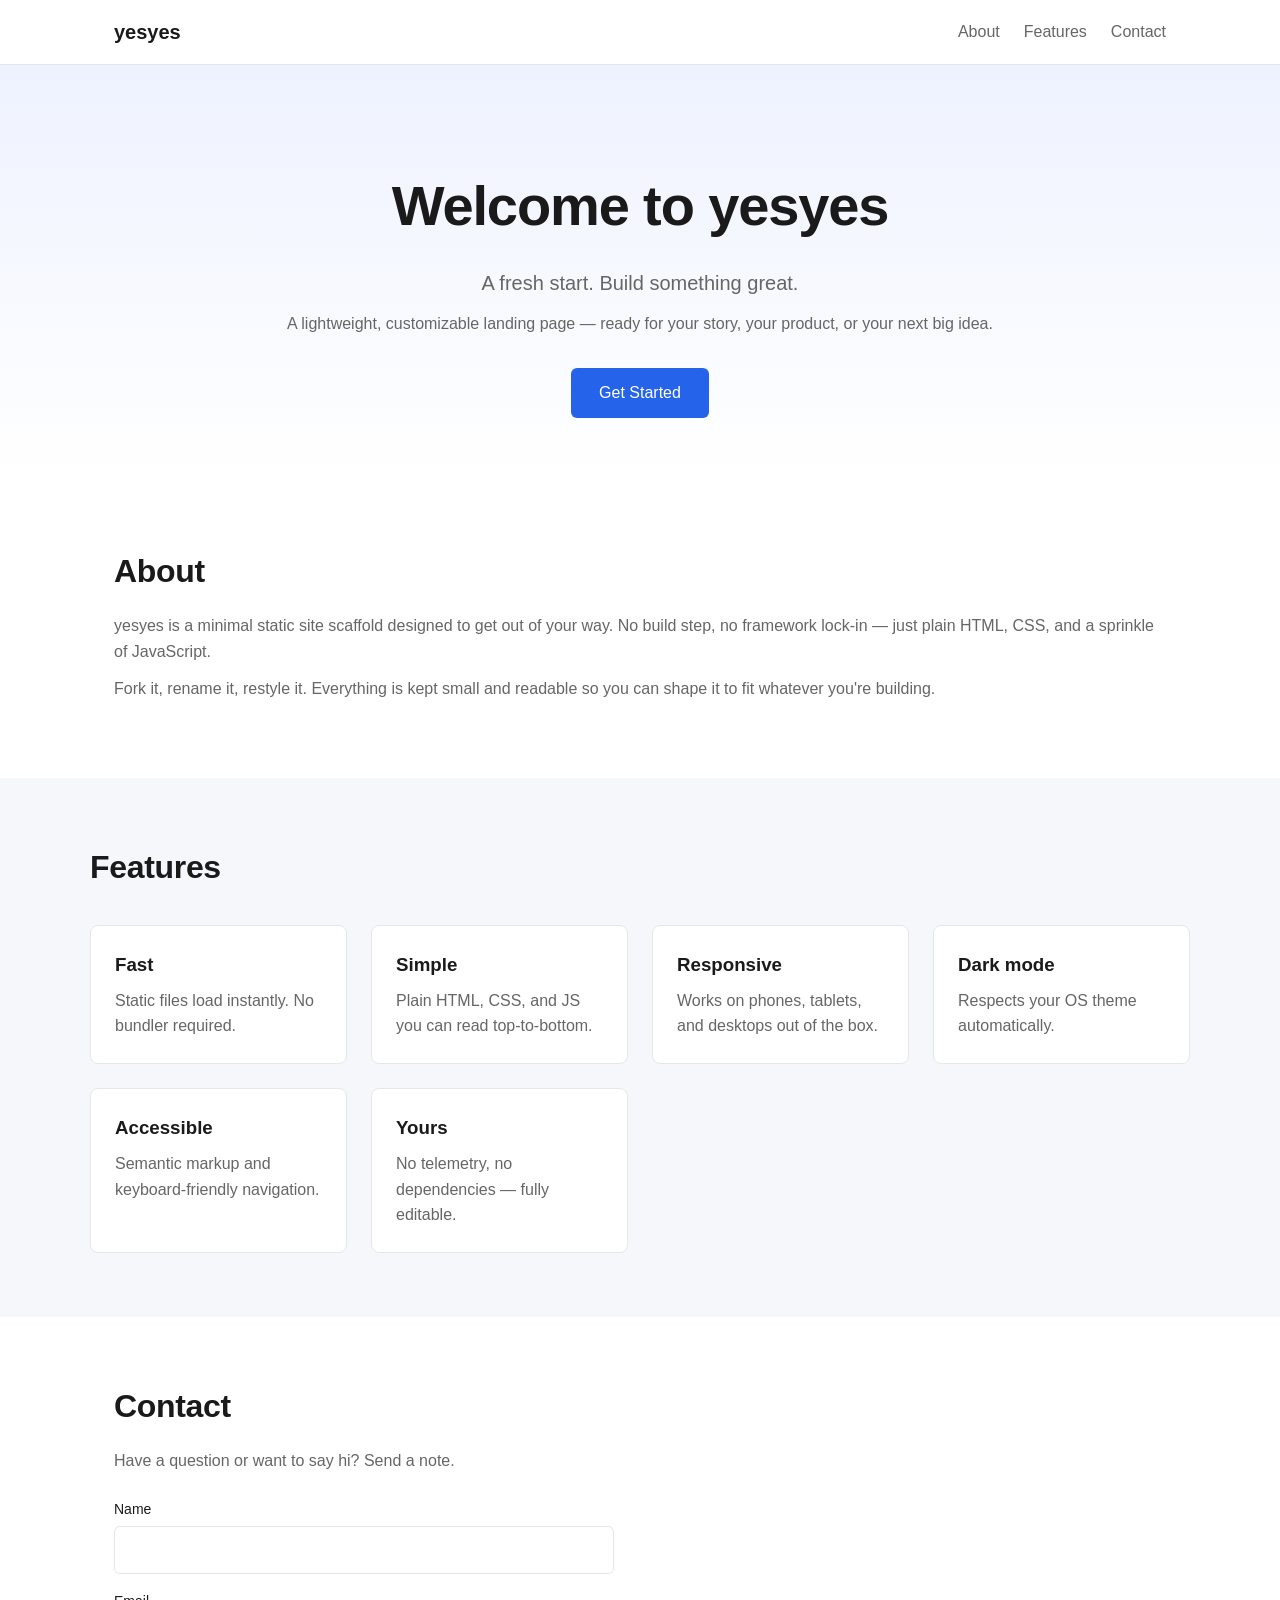
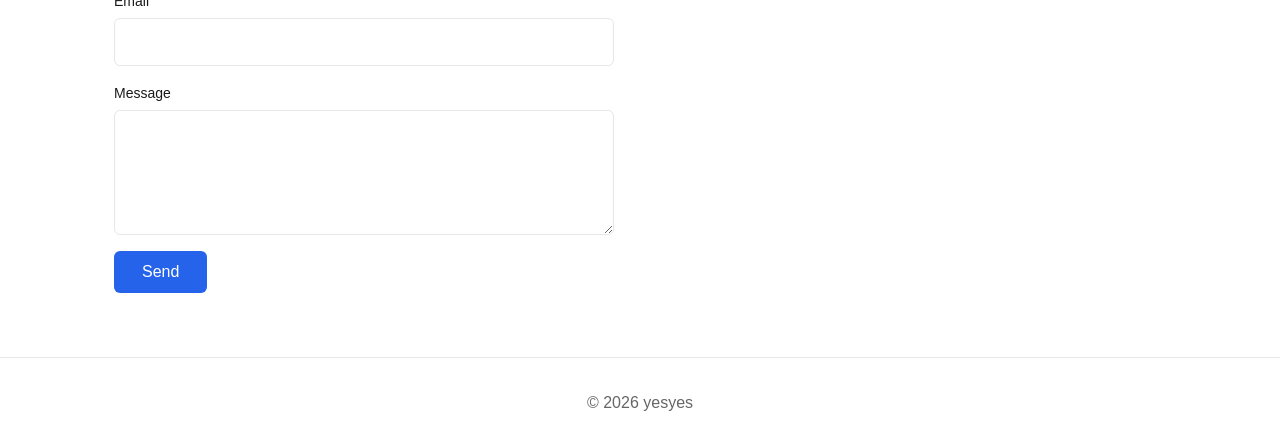
<file: index.html>
<!DOCTYPE html>
<html lang="en">
<head>
  <meta charset="UTF-8" />
  <meta name="viewport" content="width=device-width, initial-scale=1.0" />
  <title>yesyes — a fresh start</title>
  <meta name="description" content="yesyes is a lightweight, customizable starter site for anything you want to build." />
  <meta property="og:title" content="yesyes" />
  <meta property="og:description" content="A lightweight, customizable starter site." />
  <meta property="og:type" content="website" />
  <link rel="icon" href="data:image/svg+xml,%3Csvg xmlns='http://www.w3.org/2000/svg' viewBox='0 0 32 32'%3E%3Crect width='32' height='32' rx='6' fill='%232563eb'/%3E%3Ctext x='16' y='22' text-anchor='middle' font-family='system-ui' font-weight='700' font-size='18' fill='white'%3Ey%3C/text%3E%3C/svg%3E" />
  <link rel="stylesheet" href="styles.css" />
</head>
<body>
  <header class="site-header">
    <nav class="nav">
      <a href="#" class="logo">yesyes</a>
      <button class="nav-toggle" aria-label="Toggle menu" aria-expanded="false">
        <span></span><span></span><span></span>
      </button>
      <ul class="nav-links">
        <li><a href="#about">About</a></li>
        <li><a href="#features">Features</a></li>
        <li><a href="#contact">Contact</a></li>
      </ul>
    </nav>
  </header>

  <main>
    <section class="hero">
      <h1>Welcome to yesyes</h1>
      <p class="tagline">A fresh start. Build something great.</p>
      <p class="hero-sub">A lightweight, customizable landing page — ready for your story, your product, or your next big idea.</p>
      <a href="#features" class="btn">Get Started</a>
    </section>

    <section id="about" class="section reveal">
      <h2>About</h2>
      <p>yesyes is a minimal static site scaffold designed to get out of your way. No build step, no framework lock-in — just plain HTML, CSS, and a sprinkle of JavaScript.</p>
      <p>Fork it, rename it, restyle it. Everything is kept small and readable so you can shape it to fit whatever you're building.</p>
    </section>

    <section id="features" class="section alt reveal">
      <h2>Features</h2>
      <div class="grid">
        <div class="card"><h3>Fast</h3><p>Static files load instantly. No bundler required.</p></div>
        <div class="card"><h3>Simple</h3><p>Plain HTML, CSS, and JS you can read top-to-bottom.</p></div>
        <div class="card"><h3>Responsive</h3><p>Works on phones, tablets, and desktops out of the box.</p></div>
        <div class="card"><h3>Dark mode</h3><p>Respects your OS theme automatically.</p></div>
        <div class="card"><h3>Accessible</h3><p>Semantic markup and keyboard-friendly navigation.</p></div>
        <div class="card"><h3>Yours</h3><p>No telemetry, no dependencies — fully editable.</p></div>
      </div>
    </section>

    <section id="contact" class="section reveal">
      <h2>Contact</h2>
      <p>Have a question or want to say hi? Send a note.</p>
      <form class="contact-form" action="mailto:hello@example.com" method="post" enctype="text/plain">
        <label>
          <span>Name</span>
          <input type="text" name="name" required />
        </label>
        <label>
          <span>Email</span>
          <input type="email" name="email" required />
        </label>
        <label>
          <span>Message</span>
          <textarea name="message" rows="4" required></textarea>
        </label>
        <button type="submit" class="btn">Send</button>
      </form>
    </section>
  </main>

  <footer class="site-footer">
    <p>&copy; 2026 yesyes</p>
  </footer>

  <script src="script.js"></script>
</body>
</html>
</file>
<file: styles.css>
* { box-sizing: border-box; margin: 0; padding: 0; }

:root {
  --bg: #ffffff;
  --fg: #1a1a1a;
  --muted: #666;
  --accent: #2563eb;
  --accent-hover: #1d4ed8;
  --alt-bg: #f5f7fb;
  --border: #e5e7eb;
  --card-bg: #ffffff;
  --hero-grad-a: #eef2ff;
  --hero-grad-b: #ffffff;
}

@media (prefers-color-scheme: dark) {
  :root {
    --bg: #0b1020;
    --fg: #e6e8ef;
    --muted: #9aa3b2;
    --accent: #60a5fa;
    --accent-hover: #93c5fd;
    --alt-bg: #111831;
    --border: #1f2947;
    --card-bg: #131a33;
    --hero-grad-a: #111831;
    --hero-grad-b: #0b1020;
  }
}

body {
  font-family: -apple-system, BlinkMacSystemFont, "Segoe UI", Roboto, sans-serif;
  color: var(--fg);
  background: var(--bg);
  line-height: 1.6;
}

.site-header {
  position: sticky;
  top: 0;
  background: color-mix(in srgb, var(--bg) 92%, transparent);
  backdrop-filter: blur(8px);
  border-bottom: 1px solid var(--border);
  z-index: 10;
}

.nav {
  max-width: 1100px;
  margin: 0 auto;
  padding: 1rem 1.5rem;
  display: flex;
  justify-content: space-between;
  align-items: center;
}

.logo {
  font-weight: 700;
  font-size: 1.25rem;
  color: var(--fg);
  text-decoration: none;
}

.nav-links {
  display: flex;
  gap: 1.5rem;
  list-style: none;
}

.nav-links a {
  color: var(--muted);
  text-decoration: none;
  transition: color 0.15s;
}

.nav-links a:hover { color: var(--accent); }

.nav-toggle {
  display: none;
  background: none;
  border: 0;
  cursor: pointer;
  padding: 0.5rem;
  flex-direction: column;
  gap: 4px;
}

.nav-toggle span {
  display: block;
  width: 22px;
  height: 2px;
  background: var(--fg);
  transition: transform 0.2s, opacity 0.2s;
}

.nav-toggle[aria-expanded="true"] span:nth-child(1) { transform: translateY(6px) rotate(45deg); }
.nav-toggle[aria-expanded="true"] span:nth-child(2) { opacity: 0; }
.nav-toggle[aria-expanded="true"] span:nth-child(3) { transform: translateY(-6px) rotate(-45deg); }

.hero {
  max-width: 800px;
  margin: 0 auto;
  padding: 6rem 1.5rem 4rem;
  text-align: center;
  background: linear-gradient(180deg, var(--hero-grad-a) 0%, var(--hero-grad-b) 100%);
}

.hero { max-width: none; }
.hero > * { max-width: 800px; margin-left: auto; margin-right: auto; }

.hero h1 {
  font-size: clamp(2rem, 5vw, 3.5rem);
  margin-bottom: 1rem;
  letter-spacing: -0.02em;
}

.hero .tagline {
  font-size: 1.25rem;
  color: var(--muted);
  margin-bottom: 0.75rem;
}

.hero .hero-sub {
  font-size: 1rem;
  color: var(--muted);
  margin-bottom: 2rem;
}

.btn {
  display: inline-block;
  padding: 0.75rem 1.75rem;
  background: var(--accent);
  color: white;
  text-decoration: none;
  border: 0;
  border-radius: 6px;
  font-weight: 500;
  font-size: 1rem;
  cursor: pointer;
  transition: transform 0.15s, background 0.15s;
}

.btn:hover { transform: translateY(-1px); background: var(--accent-hover); }

.section {
  max-width: 1100px;
  margin: 0 auto;
  padding: 4rem 1.5rem;
}

.section.alt {
  max-width: none;
  background: var(--alt-bg);
}

.section.alt > * {
  max-width: 1100px;
  margin-left: auto;
  margin-right: auto;
}

.section h2 {
  font-size: 2rem;
  margin-bottom: 1rem;
  letter-spacing: -0.01em;
}

.section p { color: var(--muted); margin-bottom: 0.75rem; }

.grid {
  display: grid;
  grid-template-columns: repeat(auto-fit, minmax(240px, 1fr));
  gap: 1.5rem;
  margin-top: 2rem;
}

.card {
  background: var(--card-bg);
  padding: 1.5rem;
  border-radius: 8px;
  border: 1px solid var(--border);
  transition: transform 0.2s, border-color 0.2s, box-shadow 0.2s;
}

.card:hover {
  transform: translateY(-3px);
  border-color: var(--accent);
  box-shadow: 0 8px 24px rgba(0,0,0,0.06);
}

.card h3 { margin-bottom: 0.5rem; color: var(--fg); }
.card p { color: var(--muted); margin: 0; }

.contact-form {
  display: grid;
  gap: 1rem;
  max-width: 500px;
  margin-top: 1.5rem;
}

.contact-form label {
  display: grid;
  gap: 0.35rem;
}

.contact-form span {
  font-size: 0.875rem;
  color: var(--fg);
  font-weight: 500;
}

.contact-form input,
.contact-form textarea {
  padding: 0.65rem 0.85rem;
  border: 1px solid var(--border);
  border-radius: 6px;
  background: var(--card-bg);
  color: var(--fg);
  font: inherit;
  transition: border-color 0.15s, box-shadow 0.15s;
}

.contact-form input:focus,
.contact-form textarea:focus {
  outline: 0;
  border-color: var(--accent);
  box-shadow: 0 0 0 3px color-mix(in srgb, var(--accent) 25%, transparent);
}

.contact-form .btn { justify-self: start; }

.site-footer {
  border-top: 1px solid var(--border);
  padding: 2rem 1.5rem;
  text-align: center;
  color: var(--muted);
}

.reveal { opacity: 0; transform: translateY(12px); transition: opacity 0.5s ease, transform 0.5s ease; }
.reveal.is-visible { opacity: 1; transform: none; }

@media (max-width: 640px) {
  .nav-toggle { display: flex; }
  .nav-links {
    position: absolute;
    top: 100%;
    left: 0;
    right: 0;
    flex-direction: column;
    gap: 0;
    background: var(--bg);
    border-bottom: 1px solid var(--border);
    padding: 0.5rem 0;
    display: none;
  }
  .nav-links.open { display: flex; }
  .nav-links li { padding: 0.25rem 1.5rem; }
  .nav { position: relative; }
}
</file>
